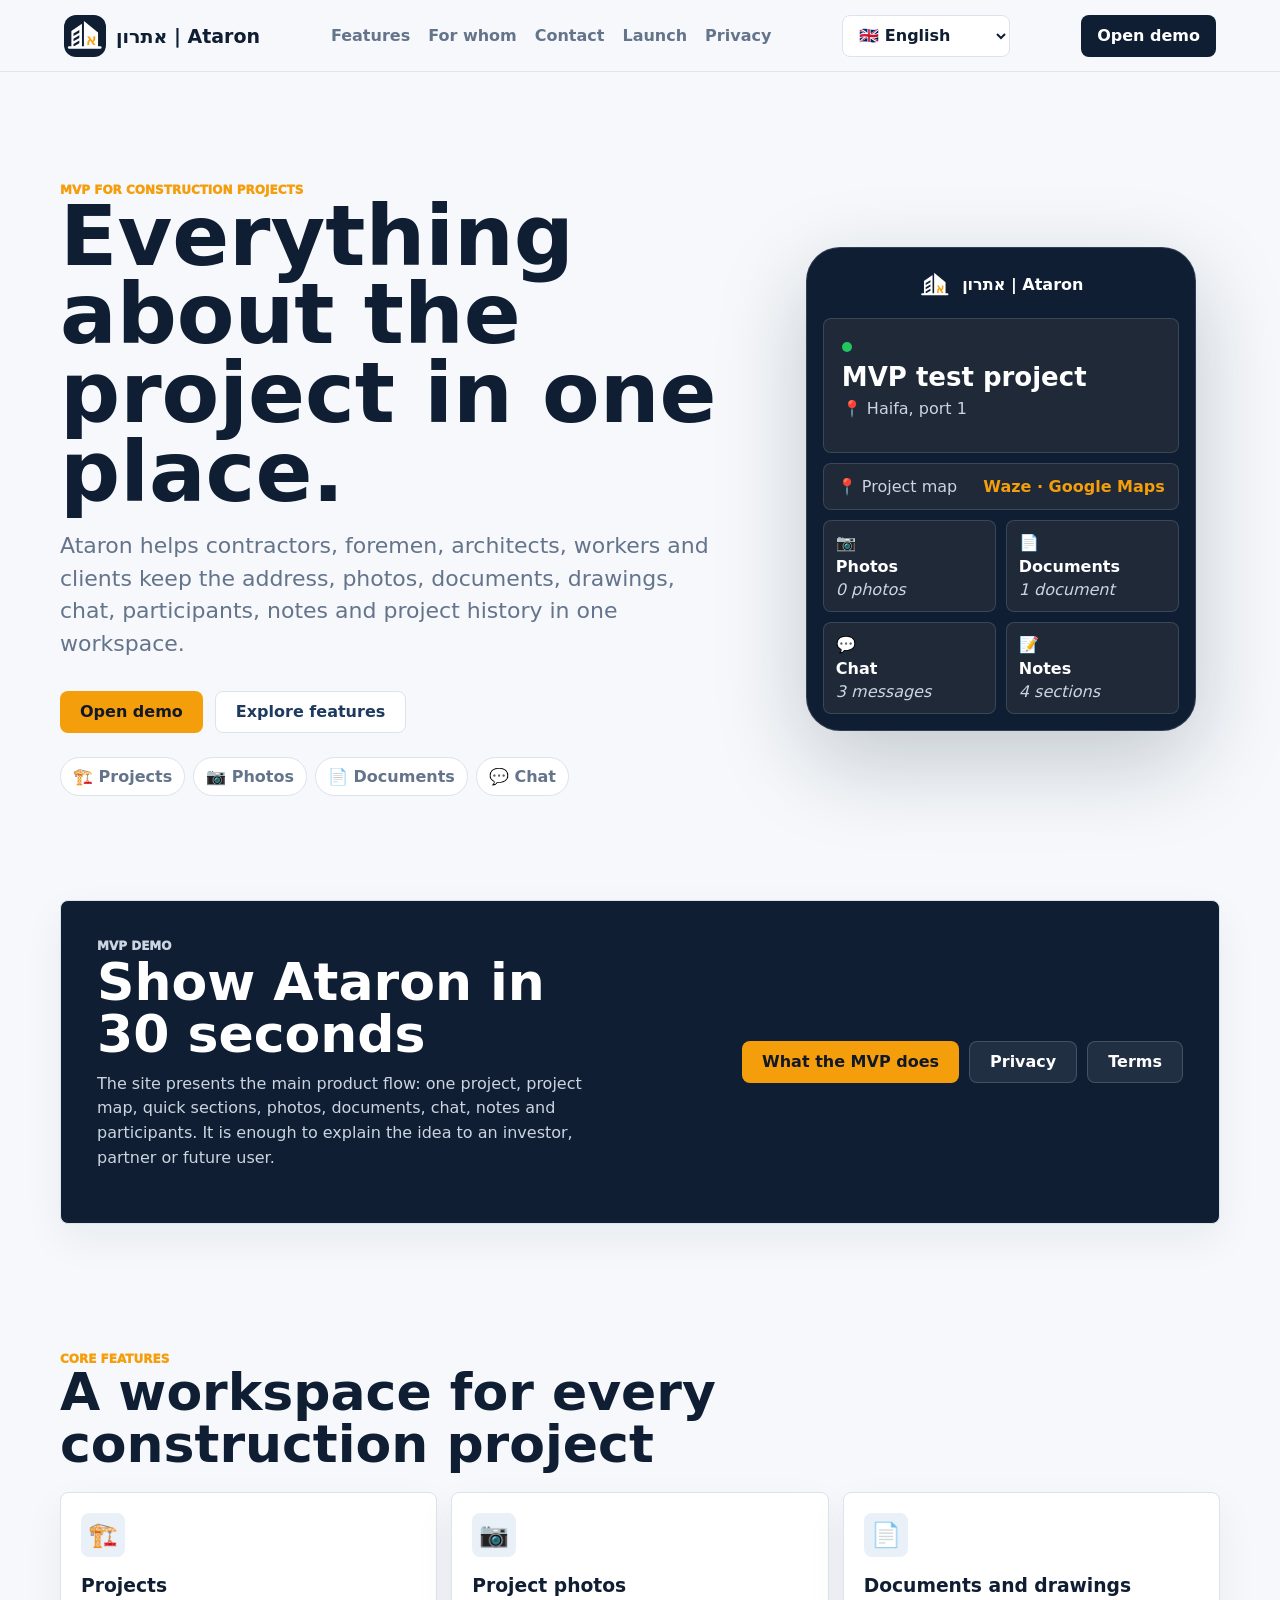
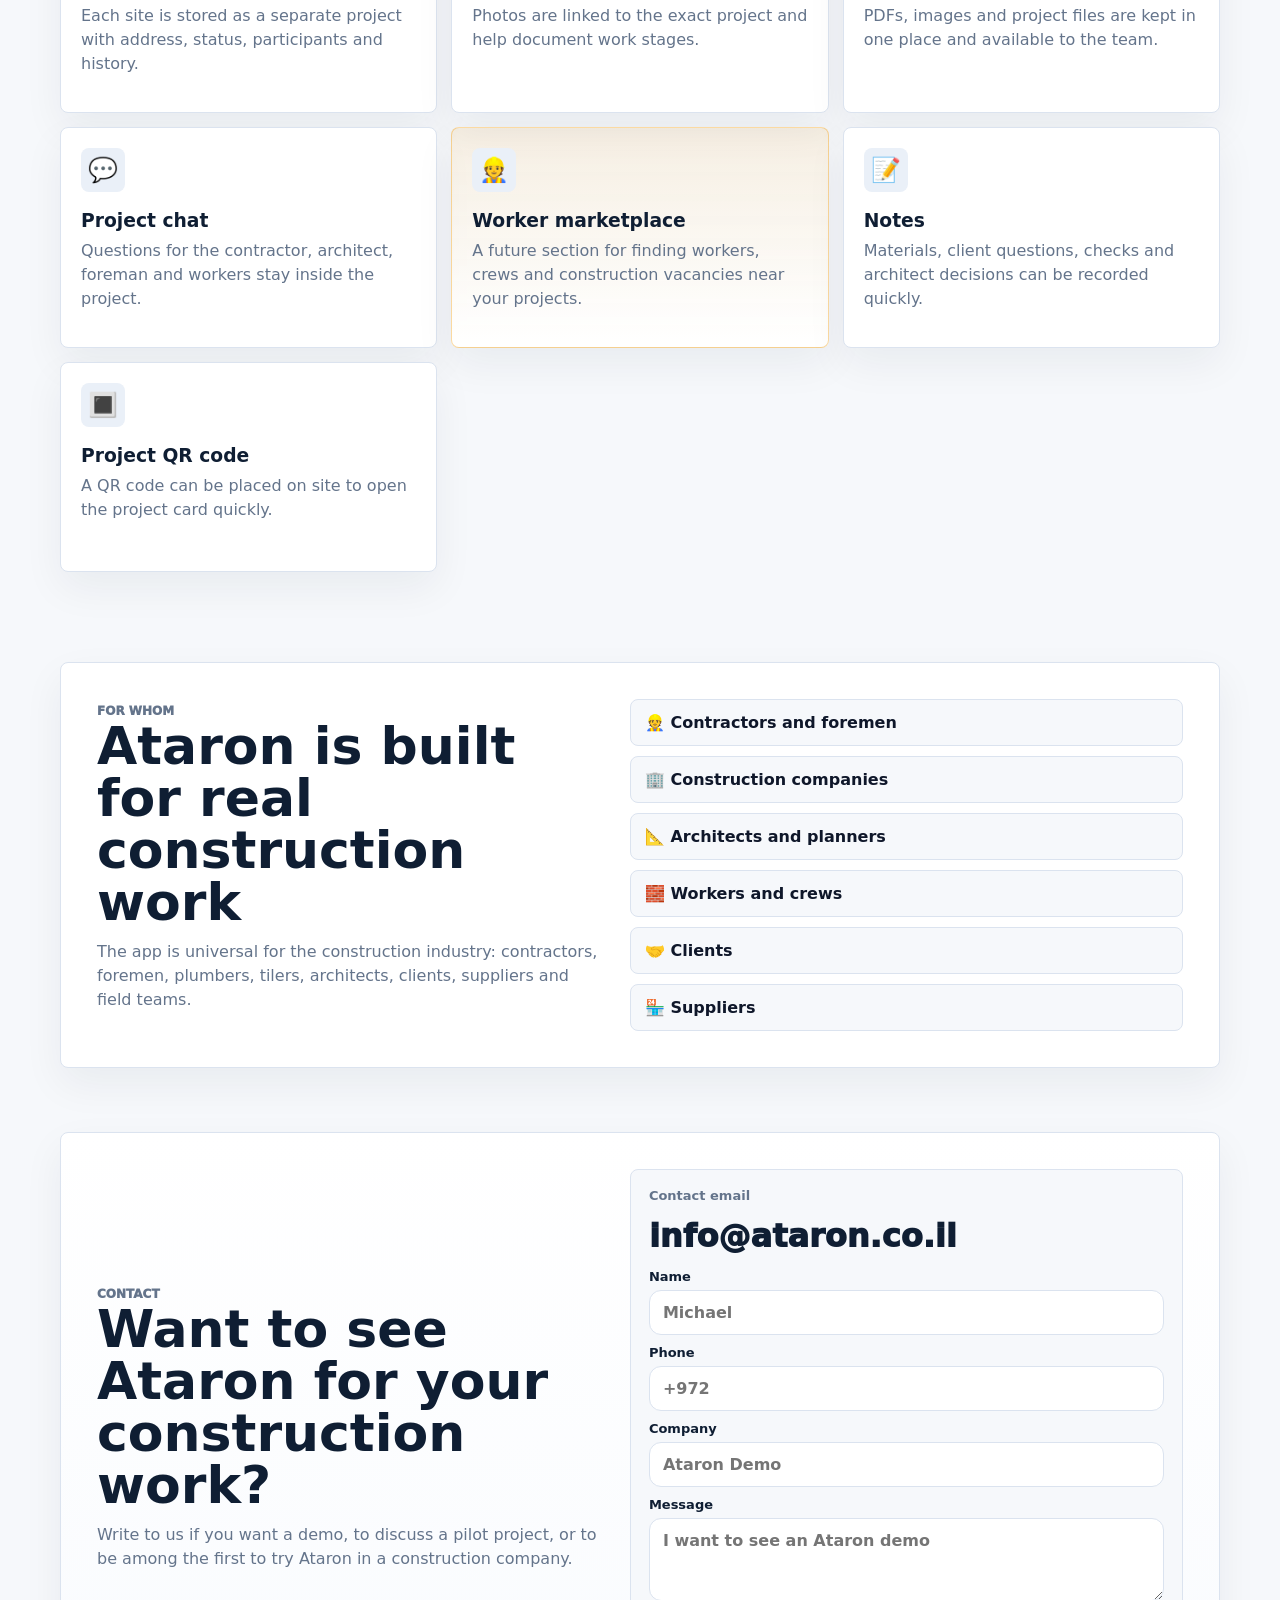
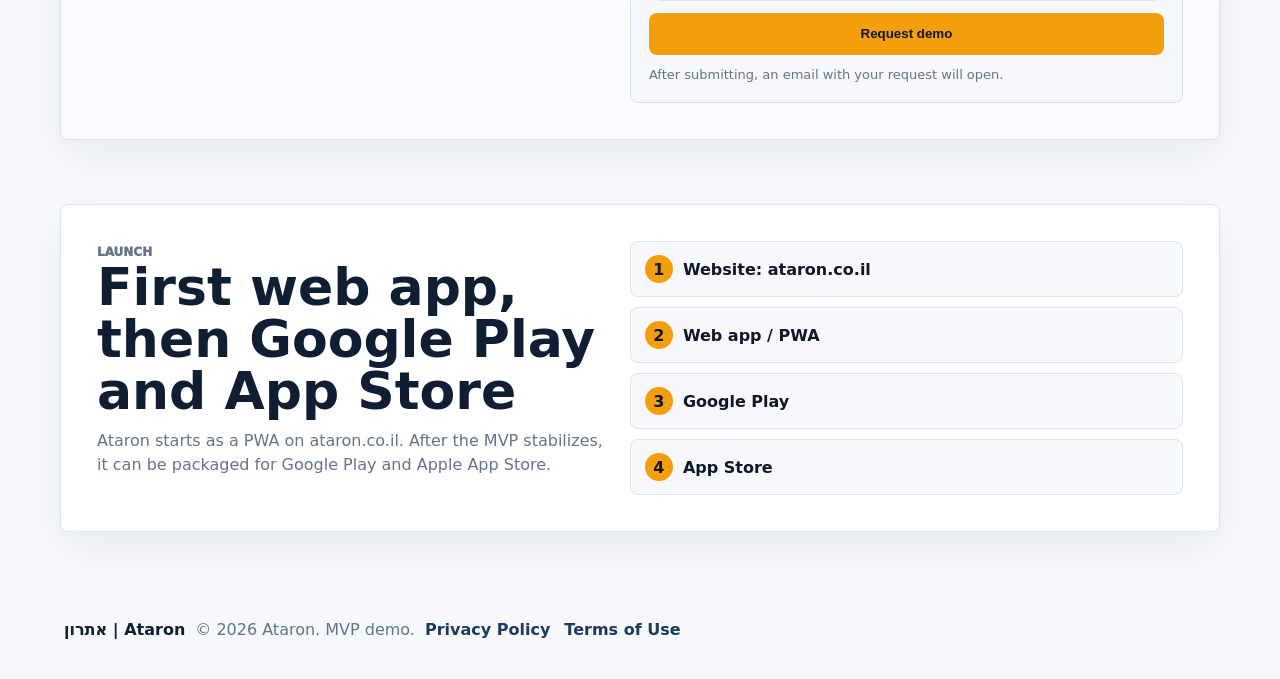
<file: index.html>
<!doctype html>
<html lang="ru">
  <head>
    <meta charset="UTF-8" />
    <meta name="viewport" content="width=device-width, initial-scale=1.0" />
    <meta name="theme-color" content="#0f1e33" />
    <title>Ataron / אתרון — всё по проекту в одном месте</title>
    <meta name="description" content="Ataron — приложение для строительных проектов: фото, документы, чертежи, чат, участники, заметки и история проекта в одном рабочем пространстве." />
    <meta property="og:title" content="Ataron / אתרון — всё по проекту в одном месте" />
    <meta property="og:description" content="MVP-приложение для строительных проектов: адрес, фото, документы, чат, участники и история проекта в одном рабочем пространстве." />
    <meta property="og:type" content="website" />
    <meta property="og:url" content="https://ataron.co.il/" />
    <meta property="og:image" content="https://ataron.co.il/brand-concept-3/svg/app-icon.svg" />
    <meta name="twitter:card" content="summary" />
    <link rel="icon" href="/brand-concept-3/svg/app-icon.svg" />
    <link rel="apple-touch-icon" href="/brand-concept-3/svg/app-icon.svg" />
    <link rel="manifest" href="/site.webmanifest" />
    <link rel="stylesheet" href="/site.css" />
  </head>
  <body data-page="home">
    <header class="site-header">
      <a class="brand" href="/" aria-label="Ataron">
        <img src="/brand-concept-3/svg/app-icon.svg" alt="" />
        <strong>אתרון | Ataron</strong>
      </a>
      <nav>
        <a href="#features">Функции</a>
        <a href="#audience">Для кого</a>
        <a href="#contact">Связаться</a>
        <a href="#launch">Запуск</a>
        <a href="/privacy">Privacy</a>
      </nav>
      <label class="language-switcher">
        <span class="sr-only">Language</span>
        <select data-language-select aria-label="Language">
          <option value="ru">🇷🇺 Русский</option>
          <option value="he">🇮🇱 עברית</option>
          <option value="en">🇬🇧 English</option>
          <option value="ar">🇸🇦 العربية</option>
        </select>
      </label>
      <a class="header-cta" href="#demo">Открыть демо</a>
    </header>

    <main>
      <section class="hero">
        <div class="hero-copy">
          <p class="eyebrow">MVP для строительных проектов</p>
          <h1>Всё по проекту в одном месте.</h1>
          <p class="lead">Ataron помогает кабланам, прорабам, архитекторам, работникам и заказчикам хранить адрес, фотографии, документы, чертежи, чат, участников, заметки и историю проекта в одном рабочем пространстве.</p>
          <div class="hero-actions">
            <a class="button primary" href="#demo">Открыть демо</a>
            <a class="button secondary" href="#features">Посмотреть возможности</a>
          </div>
          <div class="trust-row" aria-label="Основные преимущества">
            <span>🏗️ Проекты</span>
            <span>📷 Фото</span>
            <span>📄 Документы</span>
            <span>💬 Чат</span>
          </div>
        </div>

        <div class="phone-preview" aria-label="Превью приложения Ataron">
          <div class="phone-top">
            <img src="/brand-concept-3/svg/app-icon.svg" alt="" />
            <strong>אתרון | Ataron</strong>
          </div>
          <div class="project-card">
            <span class="status-dot"></span>
            <h2>Тестовый объект MVP</h2>
            <p>📍 Хайфа, порт 1</p>
          </div>
          <div class="map-strip">
            <span>📍 Карта объекта</span>
            <strong>Waze · Google Maps</strong>
          </div>
          <div class="tile-grid">
            <span>📷<strong>Фото</strong><em>0 фото</em></span>
            <span>📄<strong>Документы</strong><em>1 документ</em></span>
            <span>💬<strong>Чат</strong><em>3 сообщения</em></span>
            <span>📝<strong>Заметки</strong><em>4 раздела</em></span>
          </div>
        </div>
      </section>

      <section class="demo-panel" id="demo">
        <div>
          <p class="eyebrow">Демо MVP</p>
          <h2>Покажите Ataron за 30 секунд</h2>
          <p>Сейчас сайт показывает главный сценарий продукта: один проект, карта объекта, быстрые разделы, фото, документы, чат, заметки и участники. Этого достаточно, чтобы объяснить идею инвестору, партнёру или будущему пользователю.</p>
        </div>
        <div class="demo-actions">
          <a class="button primary" href="#features">Что умеет MVP</a>
          <a class="button secondary" href="/privacy">Privacy</a>
          <a class="button secondary" href="/terms">Terms</a>
        </div>
      </section>

      <section class="section" id="features">
        <div class="section-head">
          <p class="eyebrow">Основные функции</p>
          <h2>Рабочее пространство для каждого строительного проекта</h2>
        </div>
        <div class="feature-grid">
          <article>
            <span>🏗️</span>
            <h3>Проекты</h3>
            <p>Каждый объект хранится как отдельный проект с адресом, статусом, участниками и историей.</p>
          </article>
          <article>
            <span>📷</span>
            <h3>Фото объекта</h3>
            <p>Фото привязаны к конкретному проекту и помогают фиксировать этапы работ.</p>
          </article>
          <article>
            <span>📄</span>
            <h3>Документы и чертежи</h3>
            <p>PDF, изображения и файлы проекта собраны в одном месте и доступны команде.</p>
          </article>
          <article>
            <span>💬</span>
            <h3>Чат проекта</h3>
            <p>Вопросы к каблану, архитектору, прорабу и работникам остаются внутри проекта.</p>
          </article>
          <article class="feature-highlight">
            <span>👷</span>
            <h3>Биржа работников</h3>
            <p>Будущий раздел для поиска рабочих, бригад и вакансий в строительной отрасли рядом с вашими проектами.</p>
          </article>
          <article>
            <span>📝</span>
            <h3>Заметки</h3>
            <p>Материалы, вопросы заказчику, проверки и решения архитектора быстро фиксируются в проекте.</p>
          </article>
          <article>
            <span>🔳</span>
            <h3>QR-код проекта</h3>
            <p>QR-код можно разместить на объекте, чтобы быстро открыть карточку проекта.</p>
          </article>
        </div>
      </section>

      <section class="split-section" id="audience">
        <div>
          <p class="eyebrow">Для кого</p>
          <h2>Ataron создаётся для реальной стройки</h2>
          <p>Приложение универсально для строительной отрасли: кабланы, прорабы, сантехники, плиточники, архитекторы, заказчики, поставщики и команды на объекте.</p>
        </div>
        <div class="audience-list">
          <span>👷 Кабланы и прорабы</span>
          <span>🏢 Строительные компании</span>
          <span>📐 Архитекторы и проектировщики</span>
          <span>🧱 Рабочие и бригады</span>
          <span>🤝 Заказчики</span>
          <span>🏪 Поставщики</span>
        </div>
      </section>

      <section class="contact-card" id="contact">
        <div>
          <p class="eyebrow">Связаться</p>
          <h2>Хотите посмотреть Ataron для вашей стройки?</h2>
          <p>Напишите нам, если хотите получить демо, обсудить пилотный проект или первыми попробовать Ataron в строительной компании.</p>
        </div>
        <div class="contact-box">
          <span>Почта для связи</span>
          <a href="mailto:info@ataron.co.il">info@ataron.co.il</a>
          <form class="lead-form" data-lead-form>
            <label>
              <span data-form-label="name">Имя</span>
              <input name="name" autocomplete="name" placeholder="Михаил" required />
            </label>
            <label>
              <span data-form-label="phone">Телефон</span>
              <input name="phone" autocomplete="tel" inputmode="tel" placeholder="+972" required />
            </label>
            <label>
              <span data-form-label="company">Компания</span>
              <input name="company" autocomplete="organization" placeholder="Ataron Demo" />
            </label>
            <label>
              <span data-form-label="message">Сообщение</span>
              <textarea name="message" rows="3" placeholder="Хочу посмотреть демо Ataron"></textarea>
            </label>
            <button class="button primary" type="submit" data-form-submit>Оставить заявку</button>
            <p class="form-note" data-form-note>После отправки откроется письмо с уже заполненной заявкой.</p>
          </form>
        </div>
      </section>

      <section class="launch-card" id="launch">
        <div>
          <p class="eyebrow">Запуск</p>
          <h2>Сначала web app, затем Google Play и App Store</h2>
          <p>Ataron стартует как PWA на домене ataron.co.il. После стабилизации MVP приложение можно упаковать для Google Play и Apple App Store.</p>
        </div>
        <div class="launch-steps">
          <span><strong>1</strong> Сайт: ataron.co.il</span>
          <span><strong>2</strong> Web app / PWA</span>
          <span><strong>3</strong> Google Play</span>
          <span><strong>4</strong> App Store</span>
        </div>
      </section>
    </main>

    <footer class="site-footer">
      <strong>אתרון | Ataron</strong>
      <span>© 2026 Ataron. MVP demo.</span>
      <span class="footer-links">
        <a href="/privacy">Privacy Policy</a>
        <a href="/terms">Terms of Use</a>
      </span>
    </footer>
    <script src="/site-i18n.js"></script>
  </body>
</html>
</file>
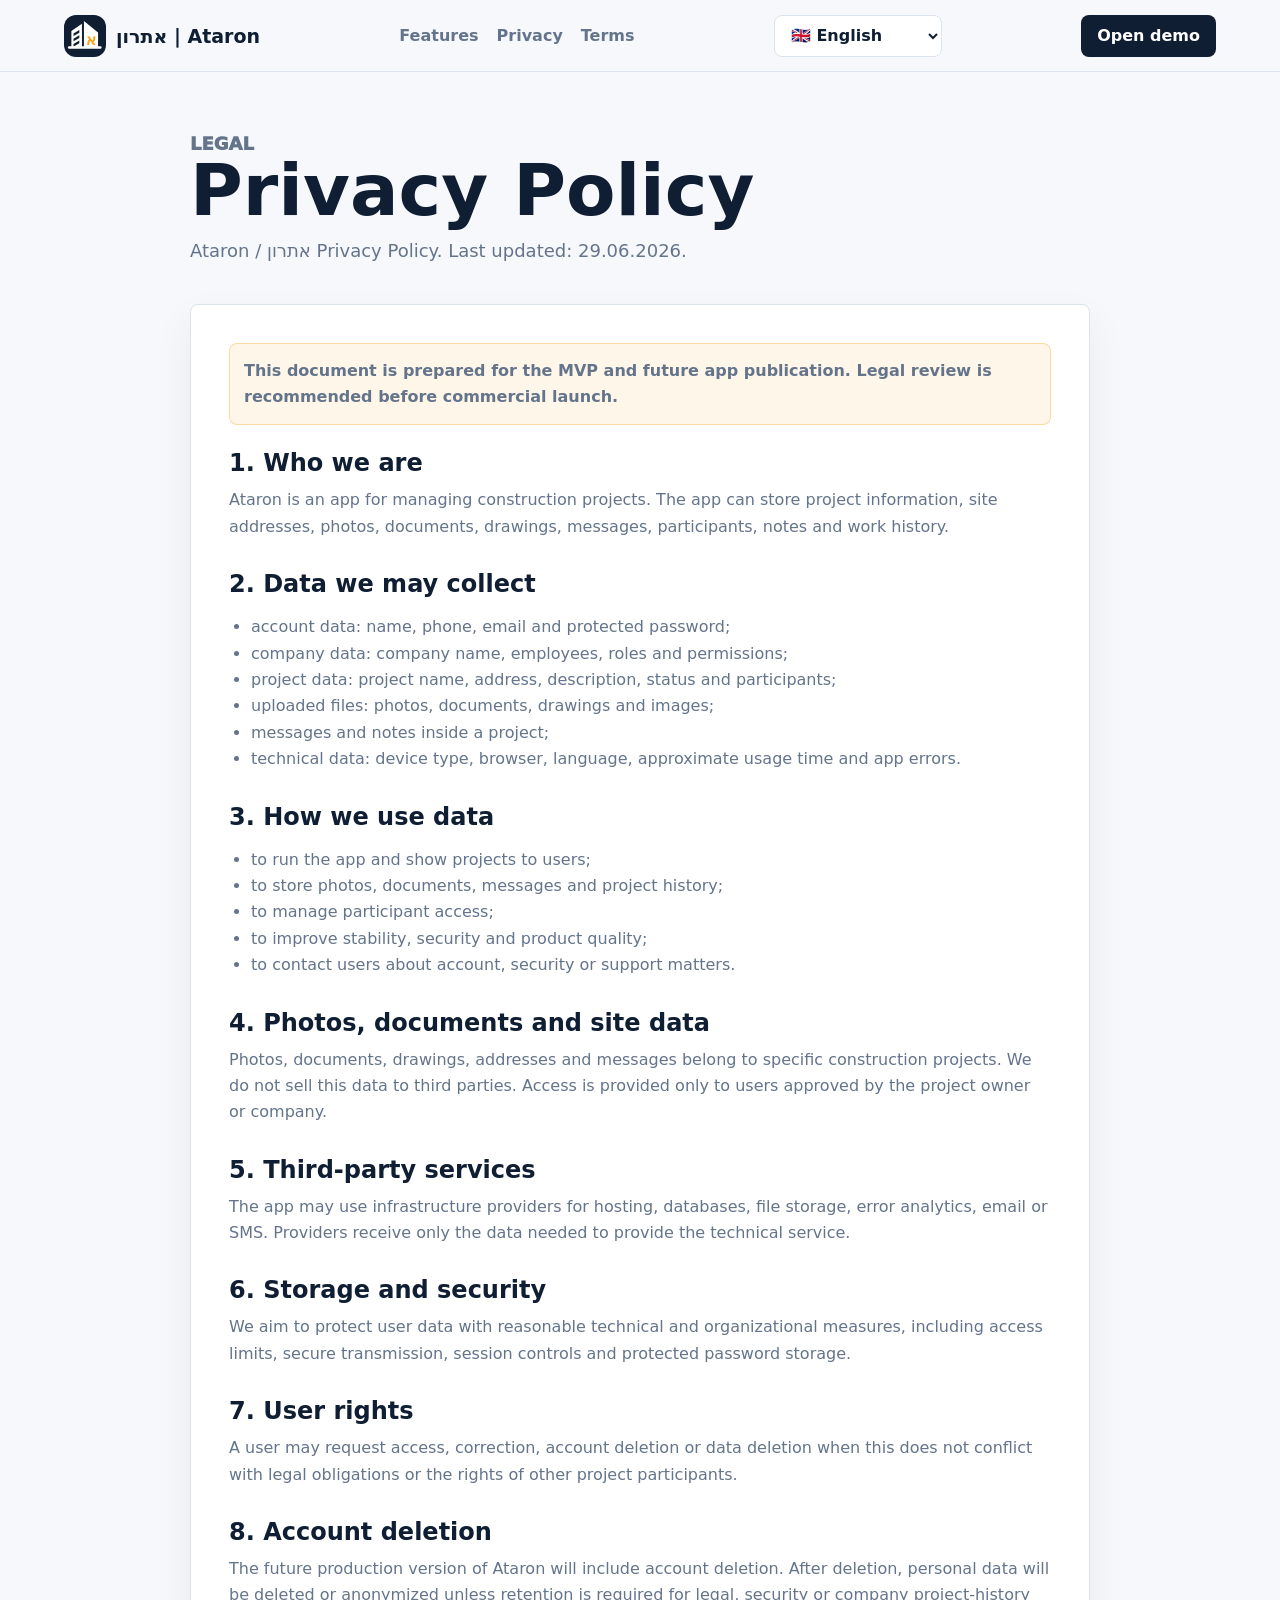
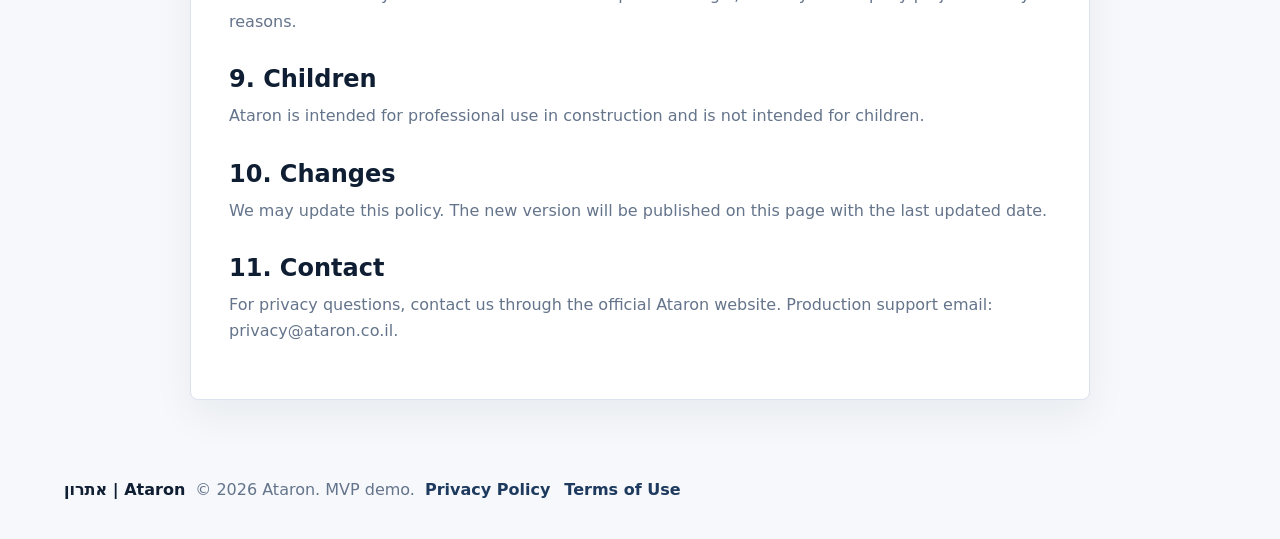
<file: privacy.html>
<!doctype html>
<html lang="ru">
  <head>
    <meta charset="UTF-8" />
    <meta name="viewport" content="width=device-width, initial-scale=1.0" />
    <meta name="theme-color" content="#0f1e33" />
    <title>Privacy Policy — Ataron / אתרון</title>
    <meta name="description" content="Privacy Policy for Ataron, a construction project management app." />
    <link rel="icon" href="/brand-concept-3/svg/app-icon.svg" />
    <link rel="apple-touch-icon" href="/brand-concept-3/svg/app-icon.svg" />
    <link rel="manifest" href="/site.webmanifest" />
    <link rel="stylesheet" href="/site.css" />
  </head>
  <body data-page="privacy">
    <header class="site-header">
      <a class="brand" href="/" aria-label="Ataron">
        <img src="/brand-concept-3/svg/app-icon.svg" alt="" />
        <strong>אתרון | Ataron</strong>
      </a>
      <nav>
        <a href="/#features">Функции</a>
        <a href="/privacy">Privacy</a>
        <a href="/terms">Terms</a>
      </nav>
      <label class="language-switcher">
        <span class="sr-only">Language</span>
        <select data-language-select aria-label="Language">
          <option value="ru">🇷🇺 Русский</option>
          <option value="he">🇮🇱 עברית</option>
          <option value="en">🇬🇧 English</option>
          <option value="ar">🇸🇦 العربية</option>
        </select>
      </label>
      <a class="header-cta" href="/#demo">Открыть демо</a>
    </header>

    <main class="legal-page">
      <section class="legal-hero">
        <p class="eyebrow">Legal</p>
        <h1>Privacy Policy</h1>
        <p>Политика конфиденциальности Ataron / אתרון. Последнее обновление: 29.06.2026.</p>
      </section>

      <section class="legal-card">
        <p class="legal-note">Этот документ подготовлен для MVP и будущей публикации приложения. Перед коммерческим запуском рекомендуется юридическая проверка.</p>

        <h2>1. Кто мы</h2>
        <p>Ataron — приложение для управления строительными проектами. В приложении можно хранить информацию о проектах, адреса объектов, фотографии, документы, чертежи, сообщения, участников, заметки и историю работ.</p>

        <h2>2. Какие данные мы можем собирать</h2>
        <ul>
          <li>данные аккаунта: имя, телефон, email, пароль в защищённом виде;</li>
          <li>данные компании: название компании, сотрудники, роли и права доступа;</li>
          <li>данные проектов: название проекта, адрес, описание, статус, участники;</li>
          <li>загруженные файлы: фотографии, документы, чертежи и изображения;</li>
          <li>сообщения и заметки внутри проекта;</li>
          <li>технические данные: тип устройства, браузер, язык, примерное время использования, ошибки приложения.</li>
        </ul>

        <h2>3. Как мы используем данные</h2>
        <ul>
          <li>для работы приложения и отображения проектов пользователю;</li>
          <li>для хранения фото, документов, сообщений и истории проекта;</li>
          <li>для управления доступом участников проекта;</li>
          <li>для улучшения стабильности, безопасности и качества сервиса;</li>
          <li>для связи с пользователем по вопросам аккаунта, безопасности или поддержки.</li>
        </ul>

        <h2>4. Фото, документы и данные объектов</h2>
        <p>Фотографии, документы, чертежи, адреса и сообщения относятся к конкретным строительным проектам. Мы не продаём эти данные третьим лицам. Доступ к данным проекта получают только пользователи, которым владелец проекта или компания предоставили доступ.</p>

        <h2>5. Передача данных третьим сервисам</h2>
        <p>Для работы приложения могут использоваться поставщики инфраструктуры: хостинг, база данных, хранение файлов, аналитика ошибок, отправка email или SMS. Такие поставщики получают доступ только к данным, необходимым для предоставления технической услуги.</p>

        <h2>6. Хранение и безопасность</h2>
        <p>Мы стремимся защищать данные пользователей с помощью разумных технических и организационных мер. Это включает ограничение доступа, защищённую передачу данных, контроль сессий и хранение паролей в защищённом виде.</p>

        <h2>7. Права пользователя</h2>
        <p>Пользователь может запросить доступ к своим данным, исправление данных, удаление аккаунта или удаление данных, если это не противоречит законным обязательствам и правам других участников проекта.</p>

        <h2>8. Удаление аккаунта</h2>
        <p>В будущей production-версии Ataron будет доступна функция удаления аккаунта. После удаления аккаунта личные данные пользователя будут удалены или обезличены, если их хранение не требуется для законных целей, безопасности или истории проекта компании.</p>

        <h2>9. Дети</h2>
        <p>Ataron предназначен для профессионального использования в строительной отрасли и не предназначен для детей.</p>

        <h2>10. Изменения политики</h2>
        <p>Мы можем обновлять эту политику. Новая версия будет опубликована на этой странице с датой последнего обновления.</p>

        <h2>11. Контакты</h2>
        <p>По вопросам конфиденциальности можно связаться с нами через официальный сайт Ataron. Для production-версии будет указан рабочий email поддержки, например: <a href="mailto:privacy@ataron.co.il">privacy@ataron.co.il</a>.</p>
      </section>
    </main>

    <footer class="site-footer">
      <strong>אתרון | Ataron</strong>
      <span>© 2026 Ataron. MVP demo.</span>
      <span class="footer-links">
        <a href="/privacy">Privacy Policy</a>
        <a href="/terms">Terms of Use</a>
      </span>
    </footer>
    <script src="/site-i18n.js"></script>
  </body>
</html>
</file>
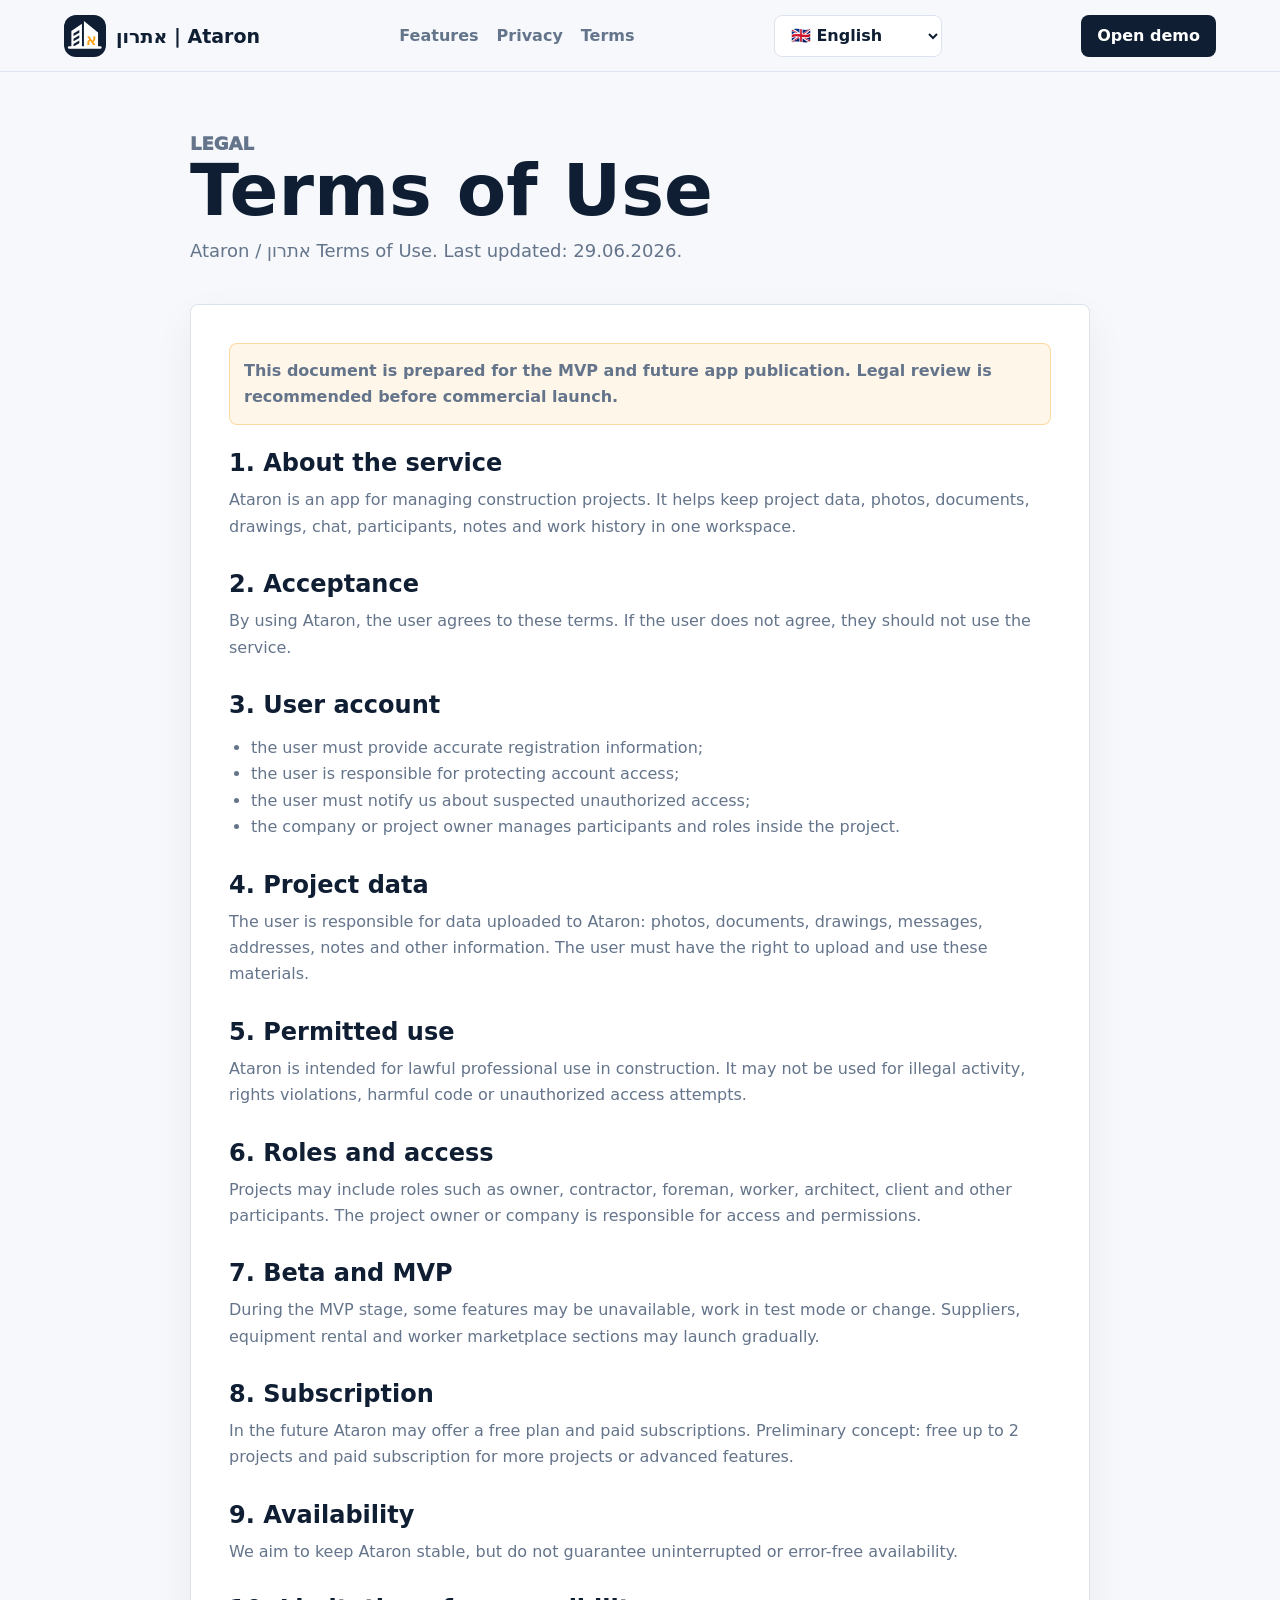
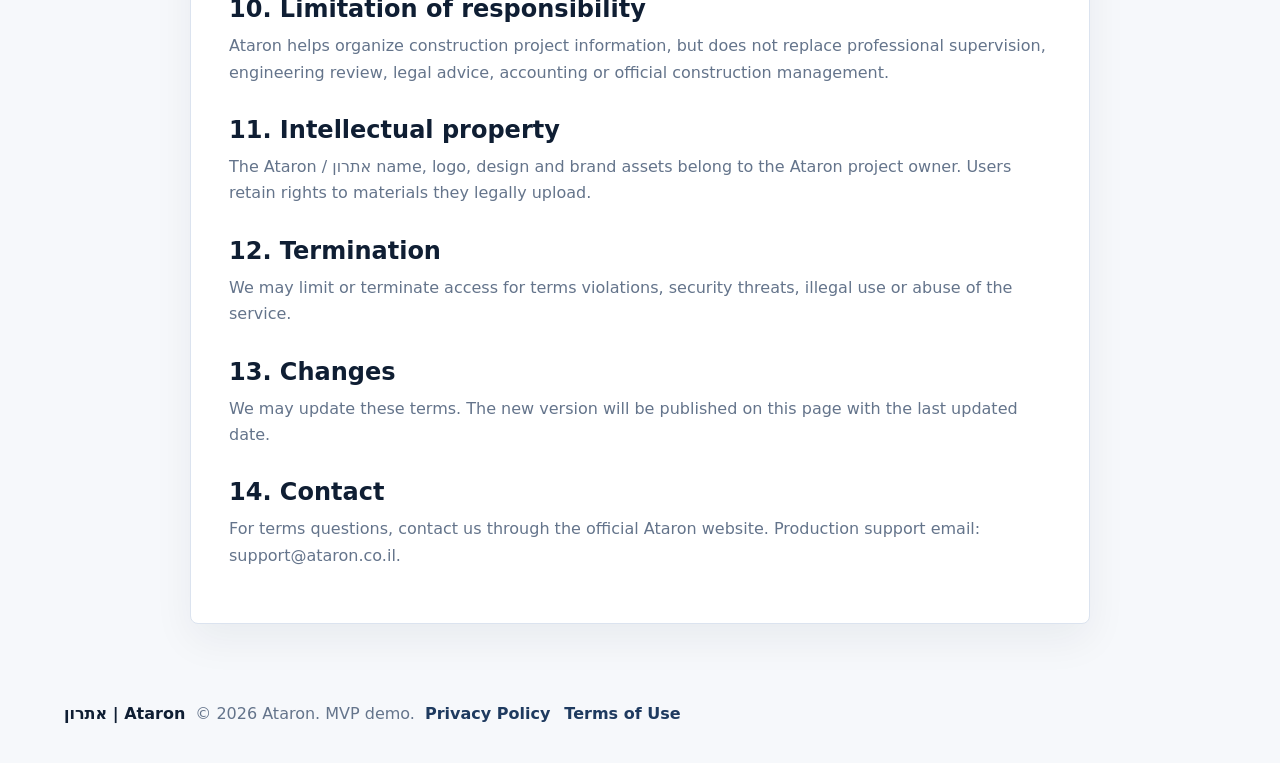
<file: terms.html>
<!doctype html>
<html lang="ru">
  <head>
    <meta charset="UTF-8" />
    <meta name="viewport" content="width=device-width, initial-scale=1.0" />
    <meta name="theme-color" content="#0f1e33" />
    <title>Terms of Use — Ataron / אתרון</title>
    <meta name="description" content="Terms of Use for Ataron, a construction project management app." />
    <link rel="icon" href="/brand-concept-3/svg/app-icon.svg" />
    <link rel="apple-touch-icon" href="/brand-concept-3/svg/app-icon.svg" />
    <link rel="manifest" href="/site.webmanifest" />
    <link rel="stylesheet" href="/site.css" />
  </head>
  <body data-page="terms">
    <header class="site-header">
      <a class="brand" href="/" aria-label="Ataron">
        <img src="/brand-concept-3/svg/app-icon.svg" alt="" />
        <strong>אתרון | Ataron</strong>
      </a>
      <nav>
        <a href="/#features">Функции</a>
        <a href="/privacy">Privacy</a>
        <a href="/terms">Terms</a>
      </nav>
      <label class="language-switcher">
        <span class="sr-only">Language</span>
        <select data-language-select aria-label="Language">
          <option value="ru">🇷🇺 Русский</option>
          <option value="he">🇮🇱 עברית</option>
          <option value="en">🇬🇧 English</option>
          <option value="ar">🇸🇦 العربية</option>
        </select>
      </label>
      <a class="header-cta" href="/#demo">Открыть демо</a>
    </header>

    <main class="legal-page">
      <section class="legal-hero">
        <p class="eyebrow">Legal</p>
        <h1>Terms of Use</h1>
        <p>Условия использования Ataron / אתרון. Последнее обновление: 29.06.2026.</p>
      </section>

      <section class="legal-card">
        <p class="legal-note">Этот документ подготовлен для MVP и будущей публикации приложения. Перед коммерческим запуском рекомендуется юридическая проверка.</p>

        <h2>1. О сервисе</h2>
        <p>Ataron — приложение для управления строительными проектами. Сервис помогает хранить данные проекта, фотографии, документы, чертежи, чат, участников, заметки и историю работ в одном рабочем пространстве.</p>

        <h2>2. Принятие условий</h2>
        <p>Используя Ataron, пользователь соглашается с этими условиями. Если пользователь не согласен с условиями, он не должен использовать сервис.</p>

        <h2>3. Аккаунт пользователя</h2>
        <ul>
          <li>пользователь должен предоставлять достоверную информацию при регистрации;</li>
          <li>пользователь отвечает за сохранность доступа к аккаунту;</li>
          <li>пользователь обязан сообщить нам о подозрении на несанкционированный доступ;</li>
          <li>компания или владелец проекта отвечает за управление участниками и ролями внутри проекта.</li>
        </ul>

        <h2>4. Данные проекта</h2>
        <p>Пользователь отвечает за данные, которые он загружает в Ataron: фотографии, документы, чертежи, сообщения, адреса, заметки и другую информацию. Пользователь должен иметь право загружать и использовать эти материалы.</p>

        <h2>5. Разрешённое использование</h2>
        <p>Ataron предназначен для законного профессионального использования в строительной отрасли. Нельзя использовать сервис для незаконной деятельности, нарушения прав третьих лиц, распространения вредоносного кода или попыток несанкционированного доступа.</p>

        <h2>6. Роли и доступ</h2>
        <p>В проекте могут быть разные роли: владелец, каблан, прораб, работник, архитектор, заказчик и другие участники. Владелец проекта или компания отвечает за то, кому предоставляется доступ к проекту и какие права получает участник.</p>

        <h2>7. Beta и MVP</h2>
        <p>На этапе MVP некоторые функции могут быть недоступны, работать в тестовом режиме или изменяться. Разделы поставщиков, аренды техники и биржи работников могут запускаться постепенно.</p>

        <h2>8. Подписка и ограничения</h2>
        <p>В будущем Ataron может предлагать бесплатный тариф и платные подписки. Предварительная концепция: бесплатно до 2 проектов, платная подписка для большего количества проектов или расширенных функций.</p>

        <h2>9. Доступность сервиса</h2>
        <p>Мы стремимся обеспечить стабильную работу Ataron, но не гарантируем, что сервис всегда будет доступен без перерывов, ошибок или технических работ.</p>

        <h2>10. Ограничение ответственности</h2>
        <p>Ataron помогает организовывать информацию по строительным проектам, но не заменяет профессиональный контроль, инженерную проверку, юридическую консультацию, бухгалтерию или официальное управление строительными работами. Пользователь самостоятельно отвечает за решения, принятые на основе данных в сервисе.</p>

        <h2>11. Интеллектуальная собственность</h2>
        <p>Название Ataron / אתרון, логотип, дизайн и элементы бренда принадлежат владельцу проекта Ataron. Пользователь сохраняет права на материалы, которые он загружает в свои проекты, при условии что эти материалы принадлежат ему или используются законно.</p>

        <h2>12. Прекращение доступа</h2>
        <p>Мы можем ограничить или прекратить доступ к сервису при нарушении условий, угрозе безопасности, незаконном использовании или злоупотреблении сервисом.</p>

        <h2>13. Изменения условий</h2>
        <p>Мы можем обновлять эти условия. Новая версия будет опубликована на этой странице с датой последнего обновления.</p>

        <h2>14. Контакты</h2>
        <p>По вопросам условий использования можно связаться с нами через официальный сайт Ataron. Для production-версии будет указан рабочий email поддержки, например: <a href="mailto:support@ataron.co.il">support@ataron.co.il</a>.</p>
      </section>
    </main>

    <footer class="site-footer">
      <strong>אתרון | Ataron</strong>
      <span>© 2026 Ataron. MVP demo.</span>
      <span class="footer-links">
        <a href="/privacy">Privacy Policy</a>
        <a href="/terms">Terms of Use</a>
      </span>
    </footer>
    <script src="/site-i18n.js"></script>
  </body>
</html>
</file>
<file: site.css>
:root {
  --bg: #f6f8fb;
  --panel: #ffffff;
  --ink: #0f172a;
  --muted: #64748b;
  --line: #dbe3ef;
  --brand: #1e3a5f;
  --brand-dark: #0f1e33;
  --accent: #f59e0b;
  --soft: #eaf0f8;
  --radius: 8px;
  font-family: Inter, ui-sans-serif, system-ui, -apple-system, BlinkMacSystemFont, "Segoe UI", sans-serif;
}

* {
  box-sizing: border-box;
}

html {
  scroll-behavior: smooth;
}

body {
  margin: 0;
  background: var(--bg);
  color: var(--ink);
}

a {
  color: inherit;
  text-decoration: none;
}

.site-header {
  position: sticky;
  top: 0;
  z-index: 10;
  min-height: 72px;
  padding: 14px clamp(16px, 5vw, 64px);
  background: rgba(246, 248, 251, 0.86);
  border-bottom: 1px solid rgba(219, 227, 239, 0.9);
  backdrop-filter: blur(14px);
  display: flex;
  align-items: center;
  justify-content: space-between;
  gap: 18px;
}

.brand,
.site-footer {
  display: inline-flex;
  align-items: center;
  gap: 10px;
}

.brand img {
  width: 42px;
  height: 42px;
  border-radius: 12px;
}

.brand strong {
  color: var(--brand-dark);
  font-size: 19px;
}

.site-header nav {
  display: flex;
  gap: 18px;
  color: var(--muted);
  font-weight: 750;
}

.site-header nav a:hover {
  color: var(--brand);
}

.language-switcher select {
  min-height: 42px;
  padding: 0 34px 0 12px;
  border: 1px solid var(--line);
  border-radius: var(--radius);
  background: var(--panel);
  color: var(--brand-dark);
  font: inherit;
  font-weight: 850;
  cursor: pointer;
}

.sr-only {
  position: absolute;
  width: 1px;
  height: 1px;
  padding: 0;
  margin: -1px;
  overflow: hidden;
  clip: rect(0, 0, 0, 0);
  white-space: nowrap;
  border: 0;
}

.header-cta,
.button {
  min-height: 42px;
  border-radius: var(--radius);
  display: inline-flex;
  align-items: center;
  justify-content: center;
  font-weight: 900;
}

.header-cta {
  padding: 0 16px;
  background: var(--brand-dark);
  color: white;
}

main {
  width: min(1160px, calc(100% - 32px));
  margin: 0 auto;
}

.hero {
  min-height: calc(100vh - 72px);
  padding: 52px 0 46px;
  display: grid;
  grid-template-columns: minmax(0, 1.08fr) minmax(320px, 0.72fr);
  gap: clamp(28px, 5vw, 64px);
  align-items: center;
}

.eyebrow {
  margin: 0;
  color: var(--accent);
  font-size: 12px;
  font-weight: 950;
  letter-spacing: 0;
  text-transform: uppercase;
}

h1,
h2,
h3,
p {
  margin-top: 0;
}

h1 {
  max-width: 780px;
  margin-bottom: 18px;
  color: var(--brand-dark);
  font-size: clamp(48px, 8vw, 84px);
  line-height: 0.94;
  letter-spacing: 0;
}

.lead {
  max-width: 700px;
  color: var(--muted);
  font-size: clamp(18px, 2vw, 22px);
  line-height: 1.48;
}

.hero-actions {
  display: flex;
  flex-wrap: wrap;
  gap: 12px;
  margin: 30px 0 24px;
}

.button {
  padding: 0 20px;
}

.button.primary {
  background: var(--accent);
  color: #111827;
}

.button.secondary {
  background: var(--panel);
  border: 1px solid var(--line);
  color: var(--brand);
}

.trust-row {
  display: flex;
  flex-wrap: wrap;
  gap: 8px;
}

.trust-row span {
  padding: 9px 12px;
  border: 1px solid var(--line);
  border-radius: 999px;
  background: var(--panel);
  color: var(--muted);
  font-weight: 800;
}

.phone-preview {
  width: min(100%, 390px);
  margin-inline: auto;
  padding: 16px;
  border: 1px solid rgba(148, 163, 184, 0.24);
  border-radius: 34px;
  background: var(--brand-dark);
  color: white;
  box-shadow: 0 30px 90px rgba(15, 30, 51, 0.22);
}

.phone-top {
  display: flex;
  align-items: center;
  justify-content: center;
  gap: 10px;
  padding: 4px 0 16px;
}

.phone-top img {
  width: 34px;
  height: 34px;
  border-radius: 10px;
}

.project-card,
.map-strip,
.tile-grid span {
  border: 1px solid rgba(148, 163, 184, 0.24);
  border-radius: var(--radius);
  background: #1f2937;
}

.project-card {
  padding: 18px;
}

.project-card h2 {
  margin: 8px 0 8px;
  font-size: 26px;
  line-height: 1.04;
}

.project-card p,
.map-strip span,
.tile-grid em {
  color: #cbd5e1;
}

.status-dot {
  width: 10px;
  height: 10px;
  border-radius: 50%;
  background: #22c55e;
  display: inline-block;
}

.map-strip {
  margin: 10px 0;
  padding: 13px;
  display: flex;
  justify-content: space-between;
  gap: 12px;
}

.map-strip strong {
  color: var(--accent);
}

.tile-grid {
  display: grid;
  grid-template-columns: repeat(2, minmax(0, 1fr));
  gap: 10px;
}

.tile-grid span {
  min-height: 92px;
  padding: 12px;
  display: grid;
  align-content: space-between;
}

.tile-grid strong,
.tile-grid em {
  display: block;
}

.section {
  padding: 64px 0;
}

.section-head {
  max-width: 720px;
  margin-bottom: 22px;
}

.section-head h2,
.split-section h2,
.contact-card h2,
.launch-card h2 {
  color: var(--brand-dark);
  font-size: clamp(32px, 5vw, 52px);
  line-height: 1;
  margin-bottom: 12px;
}

.feature-grid {
  display: grid;
  grid-template-columns: repeat(3, minmax(0, 1fr));
  gap: 14px;
}

.feature-grid article,
.split-section,
.contact-card,
.launch-card,
.demo-panel {
  border: 1px solid var(--line);
  border-radius: var(--radius);
  background: var(--panel);
  box-shadow: 0 16px 42px rgba(15, 30, 51, 0.06);
}

.feature-grid article {
  min-height: 210px;
  padding: 20px;
}

.feature-grid article.feature-highlight {
  border-color: rgba(245, 158, 11, 0.38);
  background: linear-gradient(180deg, rgba(245, 158, 11, 0.1) 0%, #ffffff 100%);
}

.feature-grid span {
  width: 44px;
  height: 44px;
  border-radius: var(--radius);
  background: var(--soft);
  display: grid;
  place-items: center;
  font-size: 24px;
}

.feature-grid h3 {
  margin: 18px 0 8px;
  color: var(--brand-dark);
}

.feature-grid p,
.split-section p,
.contact-card p,
.launch-card p {
  color: var(--muted);
  line-height: 1.5;
}

.split-section,
.contact-card,
.launch-card,
.demo-panel {
  margin: 26px 0 64px;
  padding: clamp(22px, 4vw, 36px);
  display: grid;
  grid-template-columns: minmax(0, 0.92fr) minmax(280px, 1fr);
  gap: 24px;
  align-items: center;
}

.contact-card {
  background: linear-gradient(180deg, #ffffff 0%, #f9fbfe 100%);
}

.contact-box {
  display: grid;
  gap: 14px;
  padding: 18px;
  border: 1px solid var(--line);
  border-radius: var(--radius);
  background: var(--bg);
}

.contact-box span {
  color: var(--muted);
  font-size: 13px;
  font-weight: 850;
}

.contact-box a:not(.button) {
  color: var(--brand-dark);
  font-size: clamp(22px, 3vw, 32px);
  font-weight: 950;
  overflow-wrap: anywhere;
}

.lead-form {
  width: 100%;
  display: grid;
  gap: 10px;
}

.lead-form label {
  display: grid;
  gap: 6px;
}

.lead-form label span {
  color: var(--brand-dark);
  font-size: 13px;
  font-weight: 850;
}

.lead-form input,
.lead-form textarea {
  width: 100%;
  border: 1px solid var(--line);
  border-radius: 12px;
  background: white;
  color: var(--brand-dark);
  font: inherit;
  font-weight: 700;
  outline: none;
  padding: 12px 13px;
  transition: border-color 160ms ease, box-shadow 160ms ease;
}

.lead-form textarea {
  resize: vertical;
}

.lead-form input:focus,
.lead-form textarea:focus {
  border-color: rgba(245, 158, 11, 0.7);
  box-shadow: 0 0 0 4px rgba(245, 158, 11, 0.14);
}

.lead-form .button {
  margin-top: 2px;
  width: 100%;
  border: 0;
  cursor: pointer;
}

.form-note {
  margin: 0;
  color: var(--muted);
  font-size: 13px;
  line-height: 1.4;
}

.demo-panel {
  margin-top: 0;
  background: var(--brand-dark);
  color: white;
  overflow: hidden;
}

.demo-panel h2 {
  margin-bottom: 12px;
  color: white;
  font-size: clamp(32px, 5vw, 52px);
  line-height: 1;
}

.demo-panel p {
  max-width: 660px;
  color: #cbd5e1;
  line-height: 1.55;
}

.demo-actions {
  display: flex;
  flex-wrap: wrap;
  justify-content: flex-end;
  gap: 10px;
}

.demo-actions .button.secondary {
  background: rgba(255, 255, 255, 0.08);
  border-color: rgba(255, 255, 255, 0.16);
  color: white;
}

.audience-list,
.launch-steps {
  display: grid;
  gap: 10px;
}

.audience-list span,
.launch-steps span {
  padding: 13px 14px;
  border: 1px solid var(--line);
  border-radius: var(--radius);
  background: var(--bg);
  font-weight: 850;
}

.launch-steps span {
  display: flex;
  align-items: center;
  gap: 10px;
}

.launch-steps strong {
  width: 28px;
  height: 28px;
  border-radius: 50%;
  background: var(--accent);
  color: #111827;
  display: grid;
  place-items: center;
}

.site-footer {
  padding: 24px clamp(16px, 5vw, 64px) 40px;
  justify-content: space-between;
  color: var(--muted);
}

.site-footer strong {
  color: var(--brand-dark);
}

.footer-links {
  display: inline-flex;
  gap: 14px;
}

.footer-links a {
  color: var(--brand);
  font-weight: 800;
}

.legal-page {
  width: min(900px, calc(100% - 32px));
}

.legal-hero {
  padding: 58px 0 22px;
}

.legal-hero h1 {
  margin-bottom: 12px;
  font-size: clamp(42px, 8vw, 72px);
}

.legal-hero p {
  max-width: 680px;
  color: var(--muted);
  font-size: 18px;
  line-height: 1.5;
}

.legal-card {
  margin-bottom: 56px;
  padding: clamp(22px, 4vw, 38px);
  border: 1px solid var(--line);
  border-radius: var(--radius);
  background: var(--panel);
  box-shadow: 0 16px 42px rgba(15, 30, 51, 0.06);
}

.legal-card h2 {
  margin: 30px 0 10px;
  color: var(--brand-dark);
  font-size: 24px;
}

.legal-card h2:first-of-type {
  margin-top: 20px;
}

.legal-card p,
.legal-card li {
  color: var(--muted);
  line-height: 1.65;
}

.legal-card ul {
  padding-left: 22px;
}

[dir="rtl"] .legal-card ul {
  padding-right: 22px;
  padding-left: 0;
}

.legal-card a {
  color: var(--brand);
  font-weight: 850;
}

.legal-note {
  margin: 0 0 24px;
  padding: 14px;
  border: 1px solid rgba(245, 158, 11, 0.32);
  border-radius: var(--radius);
  background: rgba(245, 158, 11, 0.09);
  color: #7c4a03;
  font-weight: 750;
}

@media (max-width: 860px) {
  .site-header nav {
    display: none;
  }

  .site-header {
    gap: 10px;
  }

  .hero,
  .split-section,
  .contact-card,
  .launch-card,
  .demo-panel {
    grid-template-columns: 1fr;
  }

  .hero {
    padding-top: 34px;
  }

  .phone-preview {
    width: min(100%, 430px);
  }

  .feature-grid {
    grid-template-columns: 1fr;
  }

  .site-footer {
    align-items: flex-start;
    flex-direction: column;
  }

  .demo-actions {
    justify-content: flex-start;
  }
}

@media (max-width: 560px) {
  .site-header {
    padding-inline: 12px;
  }

  .brand strong {
    font-size: 15px;
  }

  .header-cta {
    padding: 0 11px;
    font-size: 13px;
  }

  .language-switcher select {
    max-width: 112px;
    min-height: 38px;
    padding-inline: 9px;
    font-size: 12px;
  }

  main {
    width: min(100% - 24px, 1160px);
  }

  h1 {
    font-size: 44px;
  }

  .hero-actions .button {
    width: 100%;
  }

  .demo-actions .button {
    width: 100%;
  }

  .contact-box .button {
    width: 100%;
  }

  .map-strip {
    flex-direction: column;
  }

  .legal-page {
    width: min(100% - 24px, 900px);
  }

  .footer-links {
    flex-direction: column;
    gap: 6px;
  }
}
</file>
